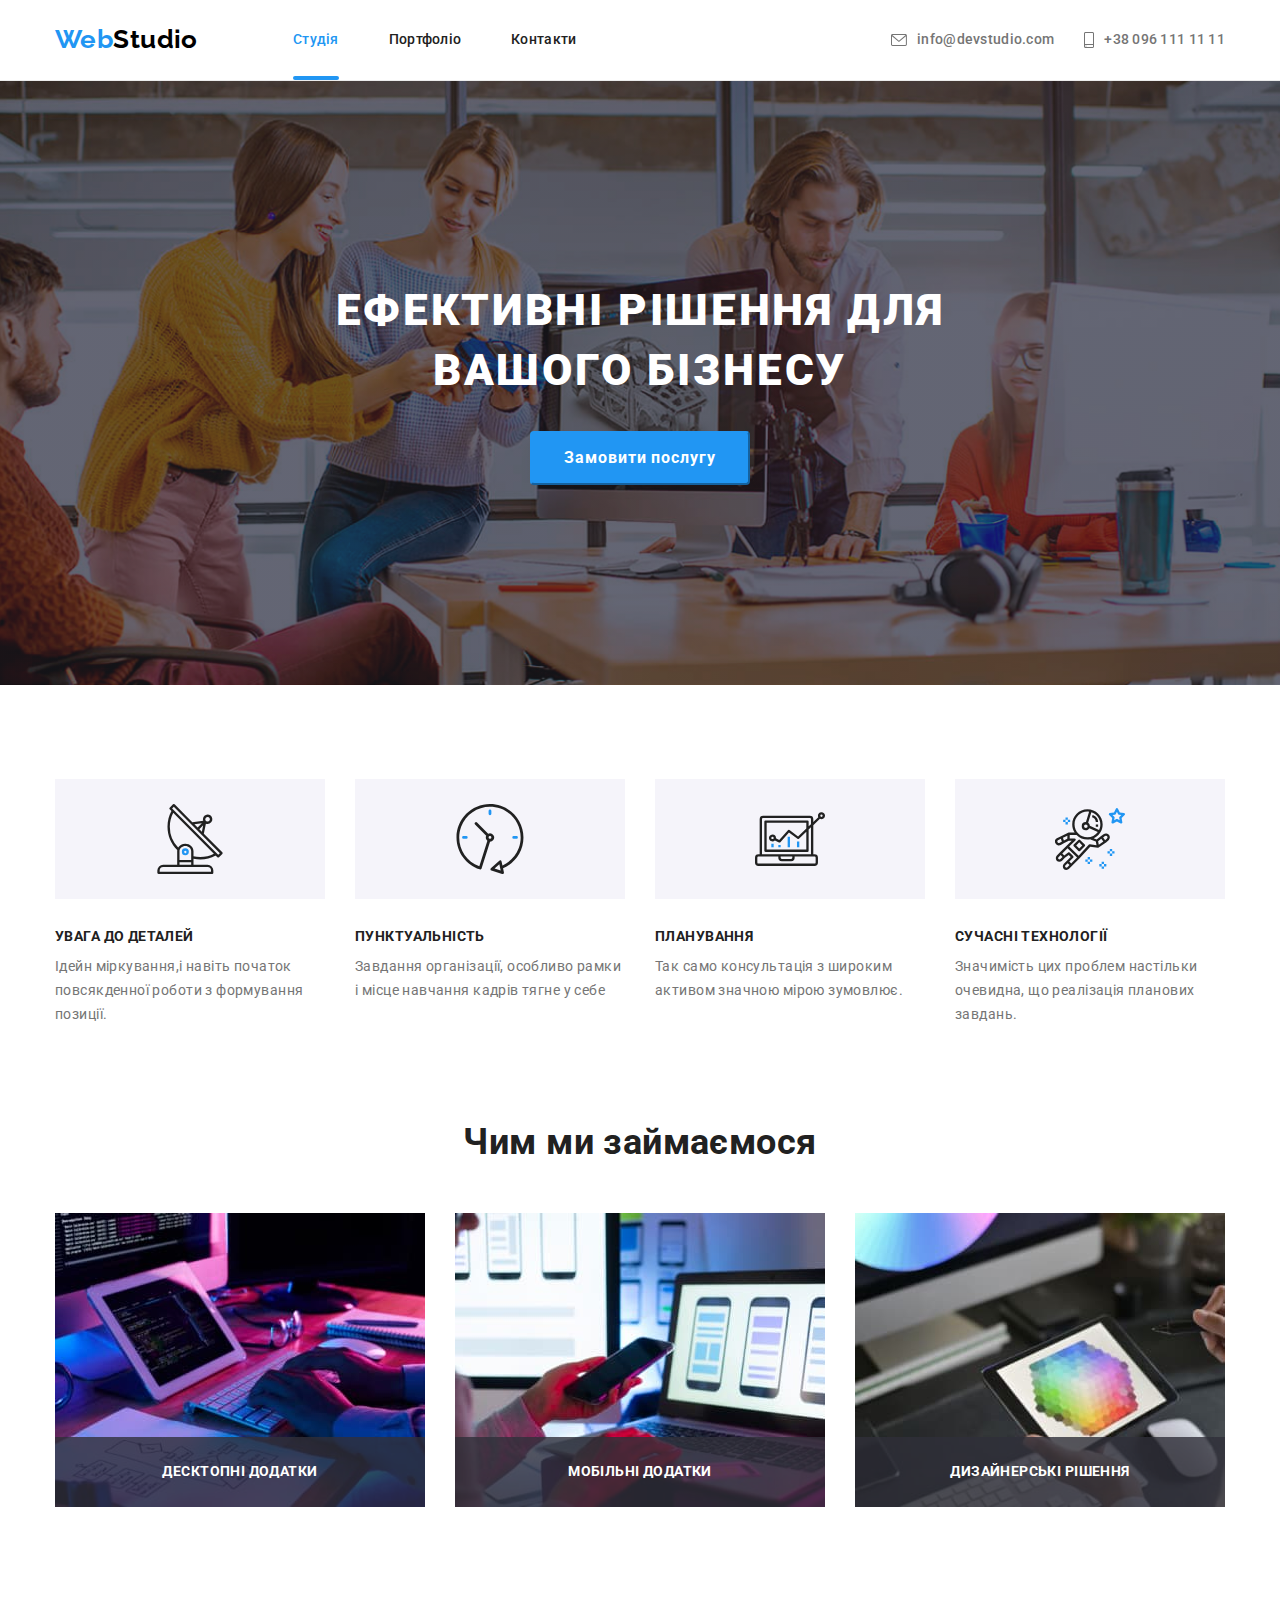
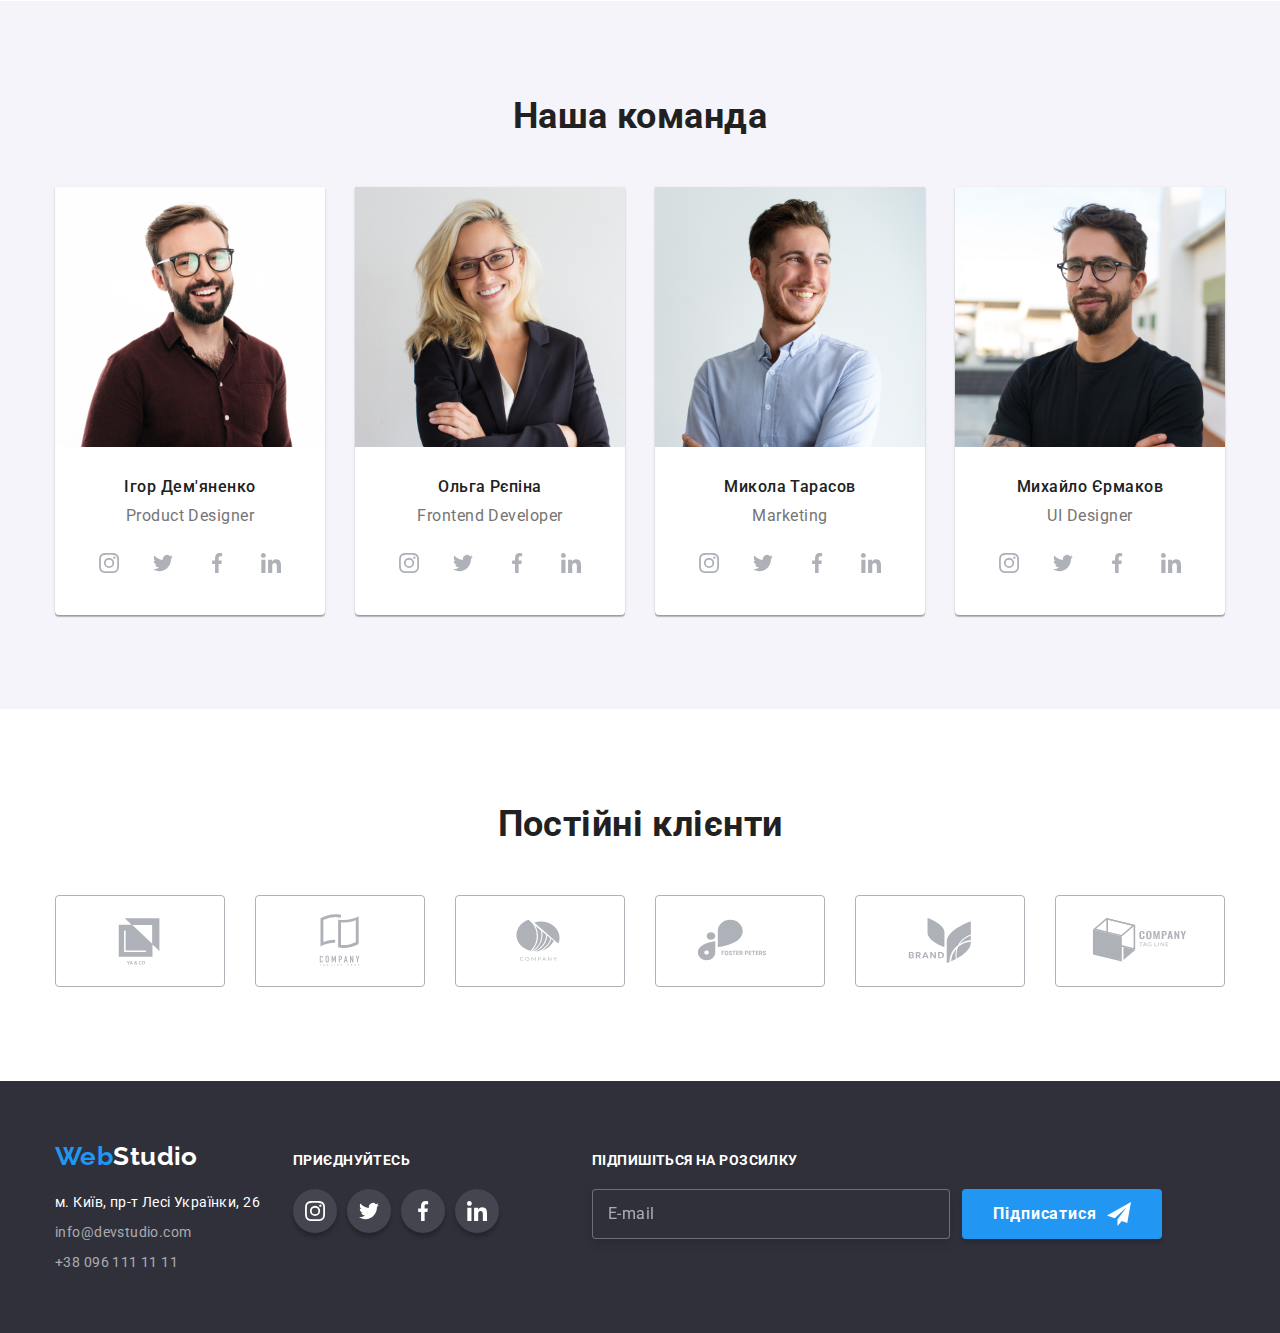
<file: index.html>
<!DOCTYPE html>
<html lang="uk">
  <head>
    <meta charset="UTF-8" />
    <meta http-equiv="X-UA-Compatible" content="IE=edge" />
    <meta name="viewport" content="width=device-width, initial-scale=1.0" />
    <title>Document</title>
    <link
      rel="stylesheet"
      href="https://cdnjs.cloudflare.com/ajax/libs/modern-normalize/1.1.0/modern-normalize.min.css"
    />
    <link rel="preconnect" href="https://fonts.googleapis.com" />
    <link rel="preconnect" href="https://fonts.gstatic.com" crossorigin />
    <link
      href="https://fonts.googleapis.com/css2?family=Raleway:wght@700&family=Roboto:wght@400;500;700;900&display=swap"
      rel="stylesheet"
    />

    <link rel="stylesheet" href="./css/styles.css" />
  </head>
  <body>
    <!-- Header -->
    <header class="header">
      <!--Navigation-->
      <div class="container header-container">
        <a href="./index.html" class="logo"
          >Web<span class="logo-two">Studio</span>
        </a>
        <nav>
          <ul class="site-nav flex">
            <li class="item-site-nav">
              <a href="./index.html" class="link current">Студія</a>
            </li>
            <li class="item-site-nav">
              <a href="./portfolio.html" class="link">Портфоліо</a>
            </li>
            <li class="item-site-nav"><a href="" class="link">Контакти</a></li>
          </ul>
        </nav>
        <ul class="site-nav flex-grey">
          <li class="item-site-grey">
            <a href="mailto:info@devstudio.com" class="link grey"
              ><svg class="envelope">
                <use href="./image/icons.svg#icon-envelope"></use>
              </svg>
              info@devstudio.com</a
            >
          </li>
          <li class="item-site-grey">
            <a href="tel:+380961111111" class="link grey"
              ><svg class="smartphone">
                <use href="./image/icons.svg#icon-smartphone"></use></svg
              >+38 096 111 11 11</a
            >
          </li>
        </ul>
      </div>
    </header>
    <main>
      <!-- Hero -->
      <section class="section-hero">
        <div class="container container-hero">
          <h1 class="hero">Ефективні рішення для вашого бізнесу</h1>
          <button type="button" class="button" data-modal-open>
            Замовити послугу
          </button>
        </div>
      </section>
      <!-- about Us-->
      <section class="section">
        <h2 hidden>Особливості</h2>
        <div class="container">
          <ul class="section-container">
            <li class="section-container-flex">
              <div class="background-icon">
                <svg class="icon">
                  <use href="./image/icons.svg#icon-antenna"></use>
                </svg>
              </div>
              <h3 class="title-section">УВАГА ДО ДЕТАЛЕЙ</h3>
              <p>
                Ідейн міркування,і навіть початок повсякденної роботи з
                формування позиції.
              </p>
            </li>
            <li class="section-container-flex">
              <div class="background-icon">
                <svg class="icon">
                  <use href="./image/icons.svg#icon-clock"></use>
                </svg>
              </div>
              <h3 class="title-section">ПУНКТУАЛЬНІСТЬ</h3>
              <p>
                Завдання організації, особливо рамки і місце навчання кадрів
                тягне у себе
              </p>
            </li>
            <li class="section-container-flex">
              <div class="background-icon">
                <svg class="icon">
                  <use href="./image/icons.svg#icon-diagram"></use>
                </svg>
              </div>
              <h3 class="title-section">ПЛАНУВАННЯ</h3>
              <p>
                Так само консультація з широким активом значною мірою зумовлює.
              </p>
            </li>
            <li class="section-container-flex">
              <div class="background-icon">
                <svg class="icon">
                  <use href="./image/icons.svg#icon-astronaut"></use>
                </svg>
              </div>
              <h3 class="title-section">СУЧАСНІ ТЕХНОЛОГІЇ</h3>
              <p>
                Значимість цих проблем настільки очевидна, що реалізація
                планових завдань.
              </p>
            </li>
          </ul>
        </div>
      </section>
      <!-- Work -->
      <section class="section-work">
        <div class="container">
          <h2 class="title-section-work">Чим ми займаємося</h2>
          <ul class="container-section-work">
            <li class="section-work-flex">
              <div class="label">
                <img src="./image/img.jpg" alt="image" width="370" />
                <div class="label-background">
                  <p>Десктопні додатки</p>
                </div>
              </div>
            </li>
            <li class="section-work-flex">
              <div class="label">
                <img src="./image/img-1.jpg" alt="image-1" width="370" />
                <div class="label-background">
                  <p>Мобільні додатки</p>
                </div>
              </div>
            </li>
            <li class="section-work-flex">
              <div class="label">
                <img src="./image/img-2.jpg" alt="image-2" width="370" />
                <div class="label-background">
                  <p>Дизайнерські рішення</p>
                </div>
              </div>
            </li>
          </ul>
        </div>
      </section>
      <!-- Team -->
      <section class="section-team">
        <div class="container">
          <h2 class="hero-section-team">Наша команда</h2>
          <ul class="container-section-team">
            <li class="section-team-flex">
              <img src="./image/photo.jpg" alt="photo" width="270" />
              <div class="card-team">
                <h3 class="title-section-team">Ігор Дем'яненко</h3>
                <p class="item-section-team-flex">Product Designer</p>
                <ul class="icon-team networks">
                  <li class="icon-link">
                    <a href="" class="icon-link-team"
                      ><svg class="item-icon-team">
                        <use href="./image/icons.svg#icon-instagram"></use></svg
                    ></a>
                  </li>
                  <li class="icon-link">
                    <a href="" class="icon-link-team">
                      <svg class="item-icon-team">
                        <use href="./image/icons.svg#icon-twitter"></use></svg
                    ></a>
                  </li>
                  <li class="icon-link">
                    <a href="" class="icon-link-team"
                      ><svg class="item-icon-team">
                        <use href="./image/icons.svg#icon-facebook"></use></svg
                    ></a>
                  </li>
                  <li class="icon-link">
                    <a href="" class="icon-link-team"
                      ><svg class="item-icon-team">
                        <use href="./image/icons.svg#icon-linkedin"></use></svg
                    ></a>
                  </li>
                </ul>
              </div>
            </li>
            <li class="section-team-flex">
              <img src="./image/photo1.jpg" alt="photo1" width="270" />
              <div class="card-team">
                <h3 class="title-section-team">Ольга Рєпіна</h3>
                <p class="item-section-team-flex">Frontend Developer</p>
                <ul class="icon-team networks">
                  <li class="icon-link">
                    <a href="" class="icon-link-team"
                      ><svg class="item-icon-team">
                        <use href="./image/icons.svg#icon-instagram"></use></svg
                    ></a>
                  </li>
                  <li class="icon-link">
                    <a href="" class="icon-link-team"
                      ><svg class="item-icon-team">
                        <use href="./image/icons.svg#icon-twitter"></use></svg
                    ></a>
                  </li>
                  <li class="icon-link">
                    <a href="" class="icon-link-team"
                      ><svg class="item-icon-team">
                        <use href="./image/icons.svg#icon-facebook"></use></svg
                    ></a>
                  </li>
                  <li class="icon-link">
                    <a href="" class="icon-link-team"
                      ><svg class="item-icon-team">
                        <use href="./image/icons.svg#icon-linkedin"></use></svg
                    ></a>
                  </li>
                </ul>
              </div>
            </li>
            <li class="section-team-flex">
              <img src="./image/photo2.jpg" alt="photo2" width="270" />
              <div class="card-team">
                <h3 class="title-section-team">Микола Тарасов</h3>
                <p class="item-section-team-flex">Marketing</p>
                <ul class="icon-team networks">
                  <li class="icon-link">
                    <a href="" class="icon-link-team"
                      ><svg class="item-icon-team">
                        <use href="./image/icons.svg#icon-instagram"></use></svg
                    ></a>
                  </li>
                  <li class="icon-link">
                    <a href="" class="icon-link-team"
                      ><svg class="item-icon-team">
                        <use href="./image/icons.svg#icon-twitter"></use></svg
                    ></a>
                  </li>
                  <li class="icon-link">
                    <a href="" class="icon-link-team"
                      ><svg class="item-icon-team">
                        <use href="./image/icons.svg#icon-facebook"></use></svg
                    ></a>
                  </li>
                  <li class="icon-link">
                    <a href="" class="icon-link-team"
                      ><svg class="item-icon-team">
                        <use href="./image/icons.svg#icon-linkedin"></use></svg
                    ></a>
                  </li>
                </ul>
              </div>
            </li>
            <li class="section-team-flex">
              <img src="./image/photo3.jpg" alt="photo3" width="270" />
              <div class="card-team">
                <h3 class="title-section-team">Михайло Єрмаков</h3>
                <p class="item-section-team-flex">UI Designer</p>
                <ul class="icon-team networks">
                  <li class="icon-link">
                    <a href="" class="icon-link-team"
                      ><svg class="item-icon-team">
                        <use href="./image/icons.svg#icon-instagram"></use></svg
                    ></a>
                  </li>
                  <li class="icon-link">
                    <a href="" class="icon-link-team"
                      ><svg class="item-icon-team">
                        <use href="./image/icons.svg#icon-twitter"></use></svg
                    ></a>
                  </li>
                  <li class="icon-link">
                    <a href="" class="icon-link-team"
                      ><svg class="item-icon-team">
                        <use href="./image/icons.svg#icon-facebook"></use></svg
                    ></a>
                  </li>
                  <li class="icon-link">
                    <a href="" class="icon-link-team"
                      ><svg class="item-icon-team">
                        <use href="./image/icons.svg#icon-linkedin"></use></svg
                    ></a>
                  </li>
                </ul>
              </div>
            </li>
          </ul>
        </div>
      </section>
      <!-- Clients -->
      <section class="section-clients">
        <div class="container">
          <h2 class="title-section-clients">Постійні клієнти</h2>
          <div class="icon-clients">
            <ul class="icon-clients-list">
              <li class="item-link-clients">
                <a href="" class="icon-link-clients"
                  ><svg class="item-icon-clients">
                    <use href="./image/icons.svg#icon-client1"></use></svg
                ></a>
              </li>
              <li class="item-link-clients">
                <a href="" class="icon-link-clients"
                  ><svg class="item-icon-clients">
                    <use href="./image/icons.svg#icon-client2"></use></svg
                ></a>
              </li>
              <li class="item-link-clients">
                <a href="" class="icon-link-clients"
                  ><svg class="item-icon-clients">
                    <use href="./image/icons.svg#icon-client3"></use></svg
                ></a>
              </li>
              <li class="item-link-clients">
                <a href="" class="icon-link-clients"
                  ><svg class="item-icon-clients">
                    <use href="./image/icons.svg#icon-client4"></use></svg
                ></a>
              </li>
              <li class="item-link-clients">
                <a href="" class="icon-link-clients"
                  ><svg class="item-icon-clients">
                    <use href="./image/icons.svg#icon-client5"></use></svg
                ></a>
              </li>
              <li class="item-link-clients">
                <a href="" class="icon-link-clients"
                  ><svg class="item-icon-clients">
                    <use href="./image/icons.svg#icon-client6"></use></svg
                ></a>
              </li>
            </ul>
          </div>
        </div>
      </section>
    </main>
    <!--Footer-->
      <footer class="footer">
      <div class="container footer-container">
        <div>
          <a href="./index.html" class="logo footer-flex"
            >Web<span class="logo-three">Studio</span>
          </a>
          <address>
            <ul class="contacts container-footer">
              <li class="item-container-footer">
                <a
                  href="https://goo.gl/maps/tXM1PvSKnXk6XvrT7"
                  rel="noopener noreferrer nofollow"
                  target="_blank"
                  class="address link"
                  >м. Київ, пр-т Лесі Українки, 26</a
                >
              </li>
              <li class="item-container-footer">
                <a href="mailto:info@devstudio.com" class="contact link"
                  >info@devstudio.com</a
                >
              </li>
              <li class="item-container-footer">
                <a href="tel:++380961111111" class="contact link"
                  >+38 096 111 11 11</a
                >
              </li>
            </ul>
          </address>
        </div>
        <div class="footer-networks">
          <b class="title-footer-networks">приєднуйтесь</b>
          <ul class="icon-team networks">
            <li class="icon-link">
              <a href="" class="icon-link-team footer-icon"
                ><svg class="item-icon-team">
                  <use href="./image/icons.svg#icon-instagram"></use></svg
              ></a>
            </li>
            <li class="icon-link">
              <a href="" class="icon-link-team footer-icon">
                <svg class="item-icon-team">
                  <use href="./image/icons.svg#icon-twitter"></use></svg
              ></a>
            </li>
            <li class="icon-link">
              <a href="" class="icon-link-team footer-icon"
                ><svg class="item-icon-team">
                  <use href="./image/icons.svg#icon-facebook"></use></svg
              ></a>
            </li>
            <li class="icon-link">
              <a href="" class="icon-link-team footer-icon"
                ><svg class="item-icon-team">
                  <use href="./image/icons.svg#icon-linkedin"></use></svg
              ></a>
            </li>
          </ul>
        </div>
        <form class="input-flex">
          <b class="title-footer-networks">Підпишіться на розсилку</b>
          <div class="email-sent">
            <input class="input-footer" type="email" name="email" placeholder="E-mail" />
            <button class="button-footer" type="submit">
              Підписатися<svg class="icon-button">
                <use href="./image/icons.svg#icon-send-form"></use>
              </svg>
            </button>
          </div>
        </form>
      </div>
    </footer>
    <div class="backdrop is-hidden" data-modal>
      <div class="modal">
        <button class="close-button" type="button" data-modal-close>
          <svg class="icon-close">
            <use href="./image/icons.svg#icon-close"></use>
          </svg>
        </button>
        <form class="modal-form">
          <p class="form-title">Залиште свої дані, ми вам передзвонимо</p>
          <div class="inputs">
            <ul>
              <li class="element-form">
                <label for="name">Ім'я</label>
                <div class="input-wrap">
                  <input class="input" type="text" name="name" id="name" />
                  <svg class="icon-form">
                    <use href="./image/icons.svg#icon-person-form"></use>
                  </svg>
                </div>
              </li>
              <li class="element-form">
                <label for="tel">Телефон</label>
                <div class="input-wrap">
                  <svg class="icon-form">
                    <use href="./image/icons.svg#icon-phone-form"></use>
                  </svg>
                  <input type="tel" id="tel" name="tel" />
                </div>
              </li>
              <li class="element-form">
                <label for="email">Пошта</label>
                <div class="input-wrap">
                  <svg class="icon-form">
                    <use href="./image/icons.svg#icon-email-form"></use>
                  </svg>
                  <input type="email" id="email" name="email" />
                </div>
              </li>
              <li class="element-form">
                <label for="feedback">Коментар</label>
                <textarea
                  class="textarea"
                  name="feedback"
                  id="feedback"
                  placeholder="Введіть текст"
                ></textarea>
              </li>
            </ul>
          </div>
          <div class="element-checkbox">
            <label class="checkbox-label" for="checkbox-label"
              ><input
                class="visually-hidden"
                type="checkbox"
                id="checkbox-label"
              /><span class="checkbox"></span>Погоджуюся з розсилкою та приймаю
              <a href=" " class="link-form">Умови договору</a></label
            >
          </div>
          <button type="submit" class="button-form">Відправити</button>
        </form>
      </div>
    </div>
    <script src="./js/modal.js"></script>
  </body>
</html>
</file>
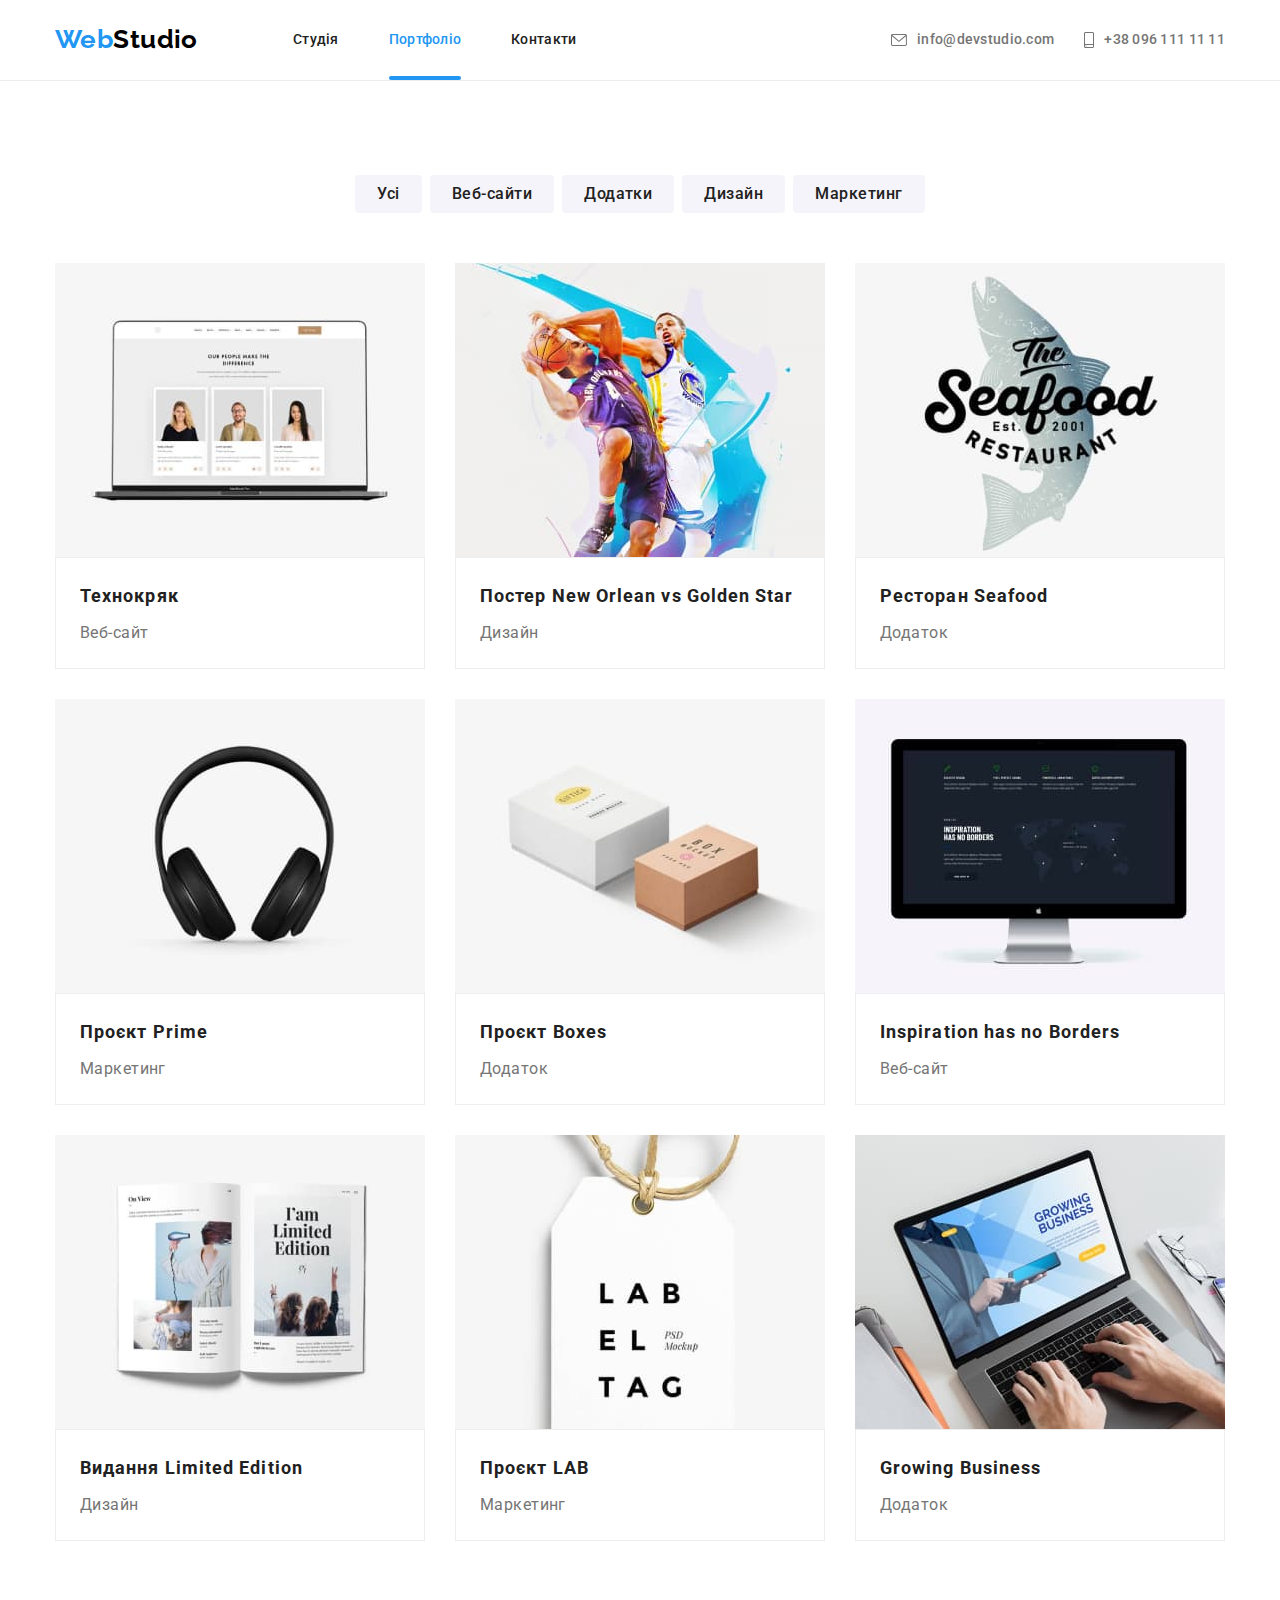
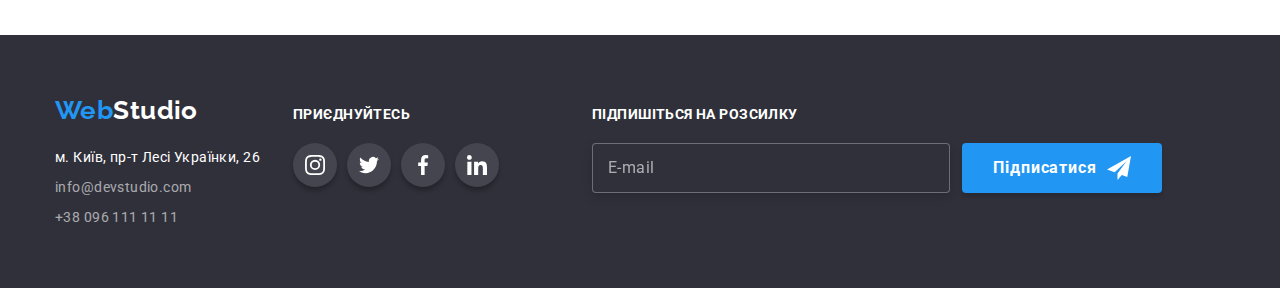
<file: portfolio.html>
<!DOCTYPE html>
<html lang="uk">
  <head>
    <meta charset="UTF-8" />
    <meta http-equiv="X-UA-Compatible" content="IE=edge" />
    <meta name="viewport" content="width=device-width, initial-scale=1.0" />
    <title>Document</title>
    <link
      rel="stylesheet"
      href="https://cdnjs.cloudflare.com/ajax/libs/modern-normalize/1.1.0/modern-normalize.min.css"
    />
    <link rel="preconnect" href="https://fonts.googleapis.com" />
    <link rel="preconnect" href="https://fonts.gstatic.com" crossorigin />
    <link
      href="https://fonts.googleapis.com/css2?family=Raleway:wght@700&family=Roboto:wght@400;500;700;900&display=swap"
      rel="stylesheet"
    />
    <link rel="stylesheet" href="./css/styles.css" />
  </head>
  <body>
    <!-- Header -->
    <header class="header">
      <!--Navigation-->
      <div class="container header-container">
        <a href="./index.html" class="logo"
          >Web<span class="logo-two">Studio</span>
        </a>
        <nav>
          <ul class="site-nav flex">
            <li class="item-site-nav">
              <a href="./index.html" class="link">Студія</a>
            </li>
            <li class="item-site-nav">
              <a href="./portfolio.html" class="link current">Портфоліо</a>
            </li>
            <li class="item-site-nav"><a href="" class="link">Контакти</a></li>
          </ul>
        </nav>
        <ul class="site-nav flex-grey">
          <li class="item-site-grey">
            <a href="mailto:info@devstudio.com" class="link grey"
              ><svg class="envelope">
                <use href="./image/icons.svg#icon-envelope"></use>
              </svg>
              info@devstudio.com</a
            >
          </li>
          <li class="item-site-grey">
            <a href="tel:+380961111111" class="link grey"
              ><svg class="smartphone">
                <use href="./image/icons.svg#icon-smartphone"></use></svg
              >+38 096 111 11 11</a
            >
          </li>
        </ul>
      </div>
    </header>
    <main>
      <!-- Projects -->
      <section class="section-projects">
        <!-- Portfolio-->
        <div class="container">
          <h1 class="visually-hidden">Portfolio</h1>
          <!--Buttons  -->
          <ul class="buttons buttons-container">
            <li class="item-buttons-container">
              <button type="button" class="button-nav">Усі</button>
            </li>
            <li class="item-buttons-container">
              <button type="button" class="button-nav">Веб-сайти</button>
            </li>
            <li class="item-buttons-container">
              <button type="button" class="button-nav">Додатки</button>
            </li>
            <li class="item-buttons-container">
              <button type="button" class="button-nav">Дизайн</button>
            </li>
            <li class="item-buttons-container">
              <button type="button" class="button-nav">Маркетинг</button>
            </li>
          </ul>
          <!-- Projects -->
          <ul class="projects projects-flex">
            <li class="card-project">
              <a href="" class="link-projects">
                <div class="image">
                  <img src="./image/tehno.jpg" alt="laptop" width="370" />
                  <div class="overlay">
                    <p class="overlay-text">
                      Ресурс пропонує комплексні пропозиції з різним рівнем
                      функціоналу та сервісів. Все це дозволить відвідувачу
                      отримати вичерпні відомості про компанію чи приватну
                      особу.
                    </p>
                  </div>
                </div>
                <div class="subtitle">
                  <h2 class="project">Технокряк</h2>
                  <p class="item-project">Веб-сайт</p>
                </div></a
              >
            </li>
            <li class="card-project">
              <a href="" class="link-projects"
                ><div class="image">
                  <img
                    src="./image/new-orlean.jpg"
                    alt="two-basketball-players"
                    width="370"
                  />
                  <div class="overlay">
                    <p class="overlay-text">
                      Ресурс пропонує комплексні пропозиції з різним рівнем
                      функціоналу та сервісів. Все це дозволить відвідувачу
                      отримати вичерпні відомості про компанію чи приватну
                      особу.
                    </p>
                  </div>
                </div>
                <div class="subtitle">
                  <h2 class="project">Постер New Orlean vs Golden Star</h2>
                  <p class="item-project">Дизайн</p>
                </div></a
              >
            </li>
            <li class="card-project">
              <a href="" class="link-projects"
                ><div class="image">
                  <img src="./image/seafood.jpg" alt="fish" width="370" />
                  <div class="overlay">
                    <p class="overlay-text">
                      Ресурс пропонує комплексні пропозиції з різним рівнем
                      функціоналу та сервісів. Все це дозволить відвідувачу
                      отримати вичерпні відомості про компанію чи приватну
                      особу.
                    </p>
                  </div>
                </div>
                <div class="subtitle">
                  <h2 class="project">Ресторан Seafood</h2>
                  <p class="item-project">Додаток</p>
                </div></a
              >
            </li>
            <li class="card-project">
              <a href="" class="link-projects">
                <div class="image">
                  <img src="./image/prime.jpg" alt="headphones" width="370" />
                  <div class="overlay">
                    <p class="overlay-text">
                      Ресурс пропонує комплексні пропозиції з різним рівнем
                      функціоналу та сервісів. Все це дозволить відвідувачу
                      отримати вичерпні відомості про компанію чи приватну
                      особу.
                    </p>
                  </div>
                </div>
                <div class="subtitle">
                  <h2 class="project">Проєкт Prime</h2>
                  <p class="item-project">Маркетинг</p>
                </div></a
              >
            </li>
            <li class="card-project">
              <a href="" class="link-projects"
                ><div class="image">
                  <img src="./image/box.jpg" alt="two box" width="370" />
                  <div class="overlay">
                    <p class="overlay-text">
                      Ресурс пропонує комплексні пропозиції з різним рівнем
                      функціоналу та сервісів. Все це дозволить відвідувачу
                      отримати вичерпні відомості про компанію чи приватну
                      особу.
                    </p>
                  </div>
                </div>
                <div class="subtitle">
                  <h2 class="project">Проєкт Boxes</h2>
                  <p class="item-project">Додаток</p>
                </div></a
              >
            </li>
            <li class="card-project">
              <a href="" class="link-projects"
                ><div class="image">
                  <img src="./image/computed.jpg" alt="computer" width="370" />
                  <div class="overlay">
                    <p class="overlay-text">
                      Ресурс пропонує комплексні пропозиції з різним рівнем
                      функціоналу та сервісів. Все це дозволить відвідувачу
                      отримати вичерпні відомості про компанію чи приватну
                      особу.
                    </p>
                  </div>
                </div>
                <div class="subtitle">
                  <h2 class="project">Inspiration has no Borders</h2>
                  <p class="item-project">Веб-сайт</p>
                </div></a
              >
            </li>
            <li class="card-project">
              <a href="" class="link-projects"
                ><div class="image">
                  <img src="./image/magazine.jpg" alt="magazine" width="370" />
                  <div class="overlay">
                    <p class="overlay-text">
                      Ресурс пропонує комплексні пропозиції з різним рівнем
                      функціоналу та сервісів. Все це дозволить відвідувачу
                      отримати вичерпні відомості про компанію чи приватну
                      особу.
                    </p>
                  </div>
                </div>
                <div class="subtitle">
                  <h2 class="project">Видання Limited Edition</h2>
                  <p class="item-project">Дизайн</p>
                </div></a
              >
            </li>
            <li class="card-project">
              <a href="" class="link-projects"
                ><div class="image">
                  <img src="./image/lab.jpg" alt="label" width="370" />
                  <div class="overlay">
                    <p class="overlay-text">
                      Ресурс пропонує комплексні пропозиції з різним рівнем
                      функціоналу та сервісів. Все це дозволить відвідувачу
                      отримати вичерпні відомості про компанію чи приватну
                      особу.
                    </p>
                  </div>
                </div>
                <div class="subtitle">
                  <h2 class="project">Проєкт LAB</h2>
                  <p class="item-project">Маркетинг</p>
                </div></a
              >
            </li>
            <li class="card-project">
              <a href="" class="link-projects"
                ><div class="image">
                  <img
                    src="./image/business.jpg"
                    alt="application Growing Business"
                    width="370"
                  />
                  <div class="overlay">
                    <p class="overlay-text">
                      Ресурс пропонує комплексні пропозиції з різним рівнем
                      функціоналу та сервісів. Все це дозволить відвідувачу
                      отримати вичерпні відомості про компанію чи приватну
                      особу.
                    </p>
                  </div>
                </div>
                <div class="subtitle">
                  <h2 class="project">Growing Business</h2>
                  <p class="item-project">Додаток</p>
                </div></a
              >
            </li>
          </ul>
        </div>
      </section>
    </main>
    <!--Footer-->
   <footer class="footer">
      <div class="container footer-container">
        <div>
          <a href="./index.html" class="logo footer-flex"
            >Web<span class="logo-three">Studio</span>
          </a>
          <address>
            <ul class="contacts container-footer">
              <li class="item-container-footer">
                <a
                  href="https://goo.gl/maps/tXM1PvSKnXk6XvrT7"
                  rel="noopener noreferrer nofollow"
                  target="_blank"
                  class="address link"
                  >м. Київ, пр-т Лесі Українки, 26</a
                >
              </li>
              <li class="item-container-footer">
                <a href="mailto:info@devstudio.com" class="contact link"
                  >info@devstudio.com</a
                >
              </li>
              <li class="item-container-footer">
                <a href="tel:++380961111111" class="contact link"
                  >+38 096 111 11 11</a
                >
              </li>
            </ul>
          </address>
        </div>
        <div class="footer-networks">
          <b class="title-footer-networks">приєднуйтесь</b>
          <ul class="icon-team networks">
            <li class="icon-link">
              <a href="" class="icon-link-team footer-icon"
                ><svg class="item-icon-team">
                  <use href="./image/icons.svg#icon-instagram"></use></svg
              ></a>
            </li>
            <li class="icon-link">
              <a href="" class="icon-link-team footer-icon">
                <svg class="item-icon-team">
                  <use href="./image/icons.svg#icon-twitter"></use></svg
              ></a>
            </li>
            <li class="icon-link">
              <a href="" class="icon-link-team footer-icon"
                ><svg class="item-icon-team">
                  <use href="./image/icons.svg#icon-facebook"></use></svg
              ></a>
            </li>
            <li class="icon-link">
              <a href="" class="icon-link-team footer-icon"
                ><svg class="item-icon-team">
                  <use href="./image/icons.svg#icon-linkedin"></use></svg
              ></a>
            </li>
          </ul>
        </div>
        <form class="input-flex">
          <b class="title-footer-networks">Підпишіться на розсилку</b>
          <div class="email-sent">
            <input class="input-footer" type="email" name="email" placeholder="E-mail" />
            <button class="button-footer" type="submit">
              Підписатися<svg class="icon-button">
                <use href="./image/icons.svg#icon-send-form"></use>
              </svg>
            </button>
          </div>
        </form>
      </div>
    </footer>
  </body>
</html>
</file>
<file: css/styles.css>
:root {
  --primary-grey-text: #757575;
  --primary-white-color: #ffffff;
  --accent-blu-color: #2196f3;
  --secondary-black-color: #212121;
  --black-color: #000000;
  --secondary-white-color: rgba(255, 255, 255, 0.6);
  --background-dark: #2f303a;
  --background-hero: #c4c4c4;
  --background-button-color: #f5f4fa;
  --background-button-color-blu: #188ce8;
  --background-color-overlay-project: rgba(33, 150, 243, 0.9);
  --background-color-label: rgba(47, 48, 58, 0.8);
  --background-color-modal: rgba(0, 0, 0, 0.2);
  --border-color: #ececec;
  --border-color-card: #eeeeee;
  --background-icon-color: #f5f4fa;
  --icon-color: #afb1b8;
}

body {
  color: var(--primary-grey-text);
  background: var(--primary-white-color);
  font-family: Roboto, sans-serif;
  font-weight: 400;
  font-size: 14px;
  line-height: 1.71;
  letter-spacing: 0.03em;
}

ul {
  list-style: none;
}
h1,
h2,
h3,
h4,
h5,
h6,
p,
ul {
  margin: 0;
}
ul {
  padding-left: 0;
}

.container {
  width: 1200px;
  margin: 0 auto;
  padding-left: 15px;
  padding-right: 15px;
}

/* ------------------------------Page Hero --------------------------- */
/* Header logo */
.header {
  max-width: 1600px;
  margin: 0 auto;

  border-bottom: 1px solid var(--border-color);
}

.header-container {
  display: flex;
  align-items: center;
}

.logo {
  width: 145px;
  margin-right: 93px;
  display: block;
  margin-top: 24px;
  margin-bottom: 25px;

  color: var(--accent-blu-color);

  text-decoration: none;
  font-family: Raleway, sans-serif;
  font-weight: 700;
  font-size: 26px;
  line-height: 1.2;
}

.logo-two {
  color: var(--black-color);
}

/* Header Navigation */

.site-nav .link.current {
  position: relative;

  color: var(--accent-blu-color);
}

.site-nav .link.current::after {
  content: "";
  position: absolute;
  bottom: 0;
  left: 0;
  width: 100%;
  height: 4px;
  margin-top: 28px;
  border-radius: 2px;

  background-color: var(--accent-blu-color);
}

.site-nav a {
  display: flex;
  align-items: center;

  color: var(--secondary-black-color);

  text-decoration: none;
  font-style: normal;
  font-weight: 500;
  line-height: 1.14;
  letter-spacing: 0.02em;
}

.site-nav .link {
  padding-top: 32px;
  padding-bottom: 32px;

  transition: color 250ms cubic-bezier(0.4, 0, 0.2, 1);
}

.item-site-nav:not(:last-child) {
  margin-right: 50px;
}

.site-nav.flex {
  display: flex;
}

.site-nav.flex-grey {
  display: flex;
  align-items: center;
  margin-left: auto;
}

.item-site-grey:not(:last-child) {
  margin-right: 30px;
}

.envelope {
  width: 16px;
  height: 12px;
  margin-right: 10px;

  fill: currentColor;
}

.smartphone {
  width: 10px;
  height: 16px;
  margin-right: 10px;

  fill: currentColor;
}

.site-nav .grey {
  color: var(--primary-grey-text);

  transition: color 250ms cubic-bezier(0.4, 0, 0.2, 1);
}

.site-nav .link:hover,
.site-nav .link:focus {
  color: var(--accent-blu-color);
}

/* Main */

/* Hero */

.section-hero {
  max-width: 1600px;
  margin: 0 auto;
  background-repeat: no-repeat;
  background-position: center;
  background-size: cover;

  background-color: var(--background-hero);
  background-image: linear-gradient(
      rgba(47, 48, 58, 0.4),
      rgba(47, 48, 58, 0.4)
    ),
    url(../image/Img.png);
}

.container-hero {
  padding: 200px 0;
}

.hero {
  width: 700px;
  margin-bottom: 30px;
  margin-right: auto;
  margin-left: auto;

  color: var(--primary-white-color);

  font-weight: 900;
  font-size: 44px;
  line-height: 1.36;
  letter-spacing: 0.06em;
  text-transform: uppercase;
  text-align: center;
}
.button {
  display: block;
  padding: 10px 32px;
  border-radius: 4px;
  margin-right: auto;
  margin-left: auto;

  border-color: var(--accent-blu-color);
  background: var(--accent-blu-color);
  color: var(--primary-white-color);
  cursor: pointer;

  font-family: inherit;
  font-weight: 700;
  font-size: 16px;
  line-height: 1.88;
  letter-spacing: 0.06em;
  text-align: center;

  transition: background-color 250ms cubic-bezier(0.4, 0, 0.2, 1);
}

.button:hover,
.button:focus {
  background-color: var(--background-button-color-blu);
}

/* about Us*/

.section {
  padding-top: 94px;
  padding-bottom: 94px;
}

.section-container {
  display: flex;
}

.background-icon {
  display: flex;
  justify-content: center;
  align-items: center;
  margin-bottom: 30px;
  width: 270px;
  height: 120px;

  background-color: var(--background-icon-color);
}

.icon {
  height: 70px;
  width: 70px;
}

.title-section {
  margin-bottom: 10px;

  color: var(--secondary-black-color);

  font-size: 14px;
  line-height: 1.14;
  text-transform: uppercase;
}

.section-container-flex {
  width: calc((100% - 90px) / 4);
}

.section-container-flex:not(:last-child) {
  margin-right: 30px;
}
/* Work */

.section-work {
  padding-bottom: 94px;
}

.container-section-work {
  display: flex;
}

.title-section-work {
  width: 366px;
  margin-bottom: 50px;
  margin-right: auto;
  margin-left: auto;

  color: var(--secondary-black-color);

  font-size: 36px;
  line-height: 1.17;
  text-align: center;
}
img {
  display: block;
}

.label {
  position: relative;
}

.label-background {
  position: absolute;
  width: 100%;
  height: 70px;
  bottom: 0;
  left: 0;
  display: flex;
  justify-content: center;
  align-items: center;

  color: var(--primary-white-color);
  background-color: var(--background-color-label);

  font-weight: 700;
  line-height: 1.14;
  text-align: center;
  text-transform: uppercase;
}

.container-section-work .section-work-flex {
  width: calc((100% - 60px) / 3);
}

.section-work-flex:not(:last-child) {
  margin-right: 30px;
}

/* Team */

.section-team {
  max-width: 1600px;
  margin: 0 auto;
  padding-top: 94px;
  padding-bottom: 94px;

  background-color: var(--background-button-color);
}

.container-section-team {
  display: flex;
}

.hero-section-team {
  margin-bottom: 50px;
  margin-right: auto;
  margin-left: auto;

  color: var(--secondary-black-color);

  font-size: 36px;
  line-height: 1.17;
  text-align: center;
}
.section-team-flex {
  width: calc((100% - 90px) / 4);
  border-radius: 0px 0px 4px 4px;

  background-color: var(--primary-white-color);
  box-shadow: 0px 1px 3px rgba(0, 0, 0, 0.12), 0px 1px 1px rgba(0, 0, 0, 0.14),
    0px 2px 1px rgba(0, 0, 0, 0.2);
}

.section-team-flex:not(:last-child) {
  margin-right: 30px;
}
.card-team {
  padding: 30px 0;
}

.title-section-team {
  margin-bottom: 10px;

  color: var(--secondary-black-color);

  font-weight: 500;
  font-size: 16px;
  line-height: 1.19;
  letter-spacing: 0.03em;
  text-align: center;
}
.item-section-team-flex {
  display: block;
  margin-bottom: 16px;

  color: var(--primary-grey-text);

  font-weight: 400;
  font-size: 16px;
  line-height: 1.19;
  text-align: center;
  letter-spacing: 0.03em;
}

.icon-team.networks {
  padding: 0;
  display: flex;
  justify-content: center;
}

.icon-link:not(:last-child) {
  margin-right: 10px;
}

.icon-link-team {
  display: flex;
  width: 44px;
  height: 44px;
  justify-content: center;
  align-items: center;
  border-radius: 30px;

  fill: var(--icon-color);

  transition: background-color 250ms cubic-bezier(0.4, 0, 0.2, 1),
    fill 250ms cubic-bezier(0.4, 0, 0.2, 1);
}

.item-icon-team {
  width: 20px;
  height: 20px;
}

.icon-link-team:hover,
.icon-link-team:focus {
  background-color: var(--accent-blu-color);
  fill: var(--primary-white-color);
}

/* Clients */

.section-clients {
  padding-top: 94px;
  padding-bottom: 94px;
}
.title-section-clients {
  margin-bottom: 50px;
  margin-right: auto;
  margin-left: auto;

  color: var(--secondary-black-color);

  font-size: 36px;
  line-height: 1.17;
  text-align: center;
}
.icon-clients-list {
  display: flex;
  justify-content: space-between;
}

.item-link-clients:not(:last-child) {
  margin-right: 30px;
}
.icon-link-clients {
  width: 170px;
  height: 92px;
  display: flex;
  justify-content: center;
  align-items: center;
  border-radius: 4px;

  border: 1px solid var(--icon-color);

  transition: border-color 250ms cubic-bezier(0.4, 0, 0.2, 1);
}

.icon-link-clients > svg {
  transition: fill 250ms cubic-bezier(0.4, 0, 0.2, 1);
}

.icon-link-clients:hover > svg,
.icon-link-clients:focus > svg {
  fill: var(--accent-blu-color);
}

.icon-link-clients:hover,
.icon-link-clients:focus {
  border-color: var(--accent-blu-color);
}

.item-icon-clients {
  width: 106px;
  height: 60px;

  fill: var(--icon-color);
}

/* Footer */

.footer {
  padding: 60px 0;
  max-width: 1600px;
  margin: 0 auto;

  background-color: var(--background-dark);
}

.footer-container {
  display: flex;
  align-items: baseline;
}

.address,
.logo-three {
  color: var(--primary-white-color);

  text-decoration: none;
}

.footer-flex {
  display: block;
  margin-top: 0;
  margin-bottom: 20px;
}

.container-footer {
  display: block;
}
.contact {
  color: var(--secondary-white-color);

  text-decoration: none;
}

.contacts .item-container-footer {
  display: block;
  width: 231px;

  font-style: normal;
  font-weight: 400;
  font-size: 14px;
  line-height: 1.5;
}

.item-container-footer:not(:last-child) {
  margin-bottom: 9px;
}

.contacts .link {
  transition: color 250ms cubic-bezier(0.4, 0, 0.2, 1);
}

.contacts .link:hover,
.contacts .link:focus {
  color: var(--accent-blu-color);
}

.footer-networks {
  display: flex;
  flex-direction: column;
  margin-right: 93px;
}

.title-footer-networks {
  margin-bottom: 20px;

  color: var(--primary-white-color);

  line-height: 1.14;
  text-transform: uppercase;
}

.footer-icon {
  border-radius: 30px;

  background-color: rgba(255, 255, 255, 0.1);
  fill: var(--primary-white-color);
  box-shadow: 0px 4px 4px rgba(0, 0, 0, 0.25);
}

.input-flex {
  display: flex;
  flex-direction: column;
  width: 570px;
}

.input-footer {
  width: 358px;
  height: 50px;
  padding-top: 15px;
  padding-bottom: 15px;
  padding-left: 15px;
  outline: none;

  background-color: var(--background-dark);
  border: 1px solid rgba(255, 255, 255, 0.3);
  filter: drop-shadow(0px 4px 4px rgba(0, 0, 0, 0.15));
  border-radius: 4px;
}

.input-footer::placeholder {
  color: var(--secondary-white-color);

  font-weight: 400;
  font-size: 16px;
  line-height: 1.25;
  letter-spacing: 0.03em;
}

.email-sent {
  display: flex;
  justify-content: space-between;
}

.button-footer {
  width: 200px;
  height: 50px;
  display: flex;
  justify-content: center;
  align-items: center;
  padding: 0;
  border-radius: 4px;
  cursor: pointer;
  border: none;

  color: var(--primary-white-color);
  background: var(--accent-blu-color);
  box-shadow: 0px 4px 4px rgba(0, 0, 0, 0.15);

  font-style: normal;
  font-weight: 700;
  font-size: 16px;
  line-height: 1.88;
  letter-spacing: 0.06em;

  transition: border-color 250ms cubic-bezier(0.4, 0, 0.2, 1),
    background 250ms cubic-bezier(0.4, 0, 0.2, 1);
}

.button-footer:hover,
.button-footer:focus {
  background: var(--background-button-color-blu);
  border-color: var(--background-button-color-blu);
}

.icon-button {
  width: 24px;
  height: 24px;
  margin-left: 10px;
}

/* ------------Page Portfolio --------------- */

/* Buttons */
.section-projects {
  padding: 94px 0;
}

.buttons-container {
  display: flex;
  justify-content: center;
  margin-right: auto;
  margin-left: auto;
  margin-bottom: 50px;
}

.button-nav {
  padding: 6px 22px;
  border-radius: 4px;
  border: none;
  display: block;

  color: var(--secondary-black-color);
  background-color: var(--background-button-color);
  cursor: pointer;

  font-family: inherit;
  font-style: normal;
  font-weight: 500;
  font-size: 16px;
  line-height: 1.62;
  text-align: center;
  letter-spacing: 0.03em;

  transition: background-color 250ms cubic-bezier(0.4, 0, 0.2, 1),
    color 250ms cubic-bezier(0.4, 0, 0.2, 1),
    box-shadow 250ms cubic-bezier(0.4, 0, 0.2, 1);
}

.button-nav:hover,
.button-nav:focus {
  background-color: var(--accent-blu-color);
  color: var(--primary-white-color);
  box-shadow: 0px 3px 1px rgba(0, 0, 0, 0.1), 0px 1px 2px rgba(0, 0, 0, 0.08),
    0px 2px 2px rgba(0, 0, 0, 0.12);
}

.item-buttons-container {
  align-items: flex-start;
  text-align: center;
}

.item-buttons-container:not(:first-child) {
  margin-left: 8px;
}

/* Projects */

.visually-hidden {
  position: absolute;
  white-space: nowrap;
  width: 1px;
  height: 1px;
  overflow: hidden;
  border: 0;
  padding: 0;
  clip: rect(0 0 0 0);
  clip-path: inset(50%);
  margin: -1px;
}

.project {
  margin-bottom: 4px;

  color: var(--secondary-black-color);

  font-weight: 700;
  font-size: 18px;
  line-height: 2;
  letter-spacing: 0.06em;
}

.projects-flex {
  display: flex;
  flex-wrap: wrap;
  gap: 30px;
}

.card-project {
  flex-basis: calc((100% - 60px) / 3);
  max-width: 370px;
}

.card-project:hover,
.card-project:focus {
  cursor: pointer;
}

.card-project:hover .subtitle,
.card-project:focus .subtitle {
  box-shadow: 0px 1px 1px rgba(0, 0, 0, 0.12), 0px 4px 4px rgba(0, 0, 0, 0.06),
    1px 4px 6px rgba(0, 0, 0, 0.16);
}

.card-project:hover .overlay,
.card-project:focus .overlay {
  transform: translateY(0);
  transition: transform 250ms cubic-bezier(0.4, 0, 0.2, 1);
}

.image {
  position: relative;
  overflow: hidden;
}

.overlay {
  position: absolute;
  bottom: 0;
  left: 0;
  width: 100%;
  height: 100%;
  padding: 63px 24px;

  background-color: var(--background-color-overlay-project);

  transform: translateY(100%);
  transition: transform 250ms cubic-bezier(0.4, 0, 0.2, 1);
}

.overlay-text {
  font-size: 18px;
  line-height: 1.55;

  color: var(--primary-white-color);
}

.item-project {
  color: var(--primary-grey-text);

  font-style: normal;
  font-weight: 400;
  font-size: 16px;
  line-height: 1.88;
}

.projects .link-projects {
  text-decoration: none;
}

.subtitle {
  padding: 20px 24px;

  border: 1px solid var(--border-color-card);
}
/* Modal */

.backdrop {
  width: 100%;
  height: 100vh;
  position: fixed;
  top: 0;
  left: 0;

  background: var(--background-color-modal);
  opacity: 1;
  transition: opacity 250ms cubic-bezier(0.4, 0, 0.2, 1),
    visibility 250ms cubic-bezier(0.4, 0, 0.2, 1);
}

.backdrop.is-hidden .modal {
  transform: translate(-50%, -50%) scale(0.5);
  transition: transform 250ms cubic-bezier(0.4, 0, 0.2, 1);
}

.modal {
  padding: 40px;
  position: absolute;
  width: 528px;
  height: 581px;
  top: 50%;
  left: 50%;
  border-radius: 4px;

  background-color: var(--primary-white-color);
  box-shadow: 0px 1px 3px rgba(0, 0, 0, 0.12), 0px 1px 1px rgba(0, 0, 0, 0.14),
    0px 2px 1px rgba(0, 0, 0, 0.2);

  transform: translate(-50%, -50%) scale(1);
  transition: transform 250ms cubic-bezier(0.4, 0, 0.2, 1);
}

.is-hidden {
  opacity: 0;
  visibility: hidden;
  pointer-events: none;
}

.close-button {
  position: absolute;
  width: 30px;
  height: 30px;
  padding: 0;
  top: 8px;
  right: 8px;
  border-radius: 50%;
  display: flex;
  align-items: center;
  justify-content: center;
  cursor: pointer;

  background-color: var(--primary-white-color);
  border: 1px solid rgba(0, 0, 0, 0.1);
}

.icon-close {
  width: 18px;
  height: 18px;

  fill: var(--black-color);

  transition: fill 250ms cubic-bezier(0.4, 0, 0.2, 1);
}

.icon-close:hover,
.icon-close:focus {
  fill: var(--accent-blu-color);
}

.form-title {
  margin-bottom: 12px;

  color: var(--secondary-black-color);

  font-style: normal;
  font-weight: 700;
  font-size: 20px;
  line-height: 1.15;
  text-align: center;
}

.inputs {
  color: var(--primary-grey-text);

  font-style: normal;
  font-size: 12px;
  line-height: 1.17;
  letter-spacing: 0.01em;
}

.icon-form {
  position: absolute;
  width: 18px;
  height: 18px;
  left: 12px;
  top: 50%;
  transform: translateY(-50%);

  fill: var(--secondary-black-color);

  transition: fill 250ms cubic-bezier(0.4, 0, 0.2, 1);
}

.input-wrap {
  position: relative;
  display: inline-block;
  width: 100%;
  margin-top: 4px;
}

.input-wrap > input {
  display: inline-block;
  width: 100%;
  height: 40px;
  padding: 0;
  padding-left: 42px;
  outline: none;

  border: 1px solid rgba(33, 33, 33, 0.2);
  border-radius: 4px;

  transition: border-color 250ms cubic-bezier(0.4, 0, 0.2, 1);
}

.input-wrap:hover > input {
  border-color: var(--accent-blu-color);
  cursor: pointer;
}

.input-wrap:hover > svg {
  fill: var(--accent-blu-color);
  cursor: pointer;
}

.input-wrap:focus-within > input {
  border-color: var(--accent-blu-color);
}

.input-wrap:focus-within > svg {
  fill: var(--accent-blu-color);
}

textarea {
  display: block;
  width: 100%;
  height: 120px;
  resize: none;
  padding: 12px 16px;
  border-radius: 4px;
  margin-top: 4px;
  margin-bottom: 20px;
  outline: none;

  border: 1px solid rgba(33, 33, 33, 0.2);

  font-style: normal;
  font-size: 12px;
  line-height: 1.17;
  letter-spacing: 0.01em;
}

.element-form:not(:last-child) {
  margin-bottom: 10px;
}

.textarea {
  margin-top: 4px;
}

.textarea::placeholder {
  color: rgba(117, 117, 117, 0.5);
}

.element-checkbox {
  display: flex;
  justify-content: center;
  align-items: center;
}

.checkbox-label {
  display: flex;
  justify-content: space-around;
  align-items: center;
  width: 423px;
  margin-bottom: 30px;
}

.checkbox {
  width: 16px;
  height: 15px;
  border-radius: 2px;
  background-size: contain;

  border: 1px solid var(--secondary-black-color);
}

.link-form {
  color: var(--accent-blu-color);
}

input:checked + .checkbox {
  background-color: var(--accent-blu-color);
  border-color: var(--accent-blu-color);
  background-image: url(../image/icon-check.svg);
  background-origin: border-box;
  background-repeat: no-repeat;
  background-position: center;
}

.button-form {
  width: 200px;
  height: 50px;
  display: flex;
  justify-content: center;
  align-items: center;
  padding: 0;
  border-radius: 4px;
  margin: 0 auto;
  cursor: pointer;
  border: none;

  color: var(--primary-white-color);
  background: var(--accent-blu-color);
  box-shadow: 0px 4px 4px rgba(0, 0, 0, 0.15);

  font-style: normal;
  font-weight: 700;
  font-size: 16px;
  line-height: 1.88;
  letter-spacing: 0.06em;

  transition: border-color 250ms cubic-bezier(0.4, 0, 0.2, 1),
    background 250ms cubic-bezier(0.4, 0, 0.2, 1);
}

.button-form:hover,
.button-form:focus {
  background: var(--background-button-color-blu);
  border-color: var(--background-button-color-blu);
}
</file>
